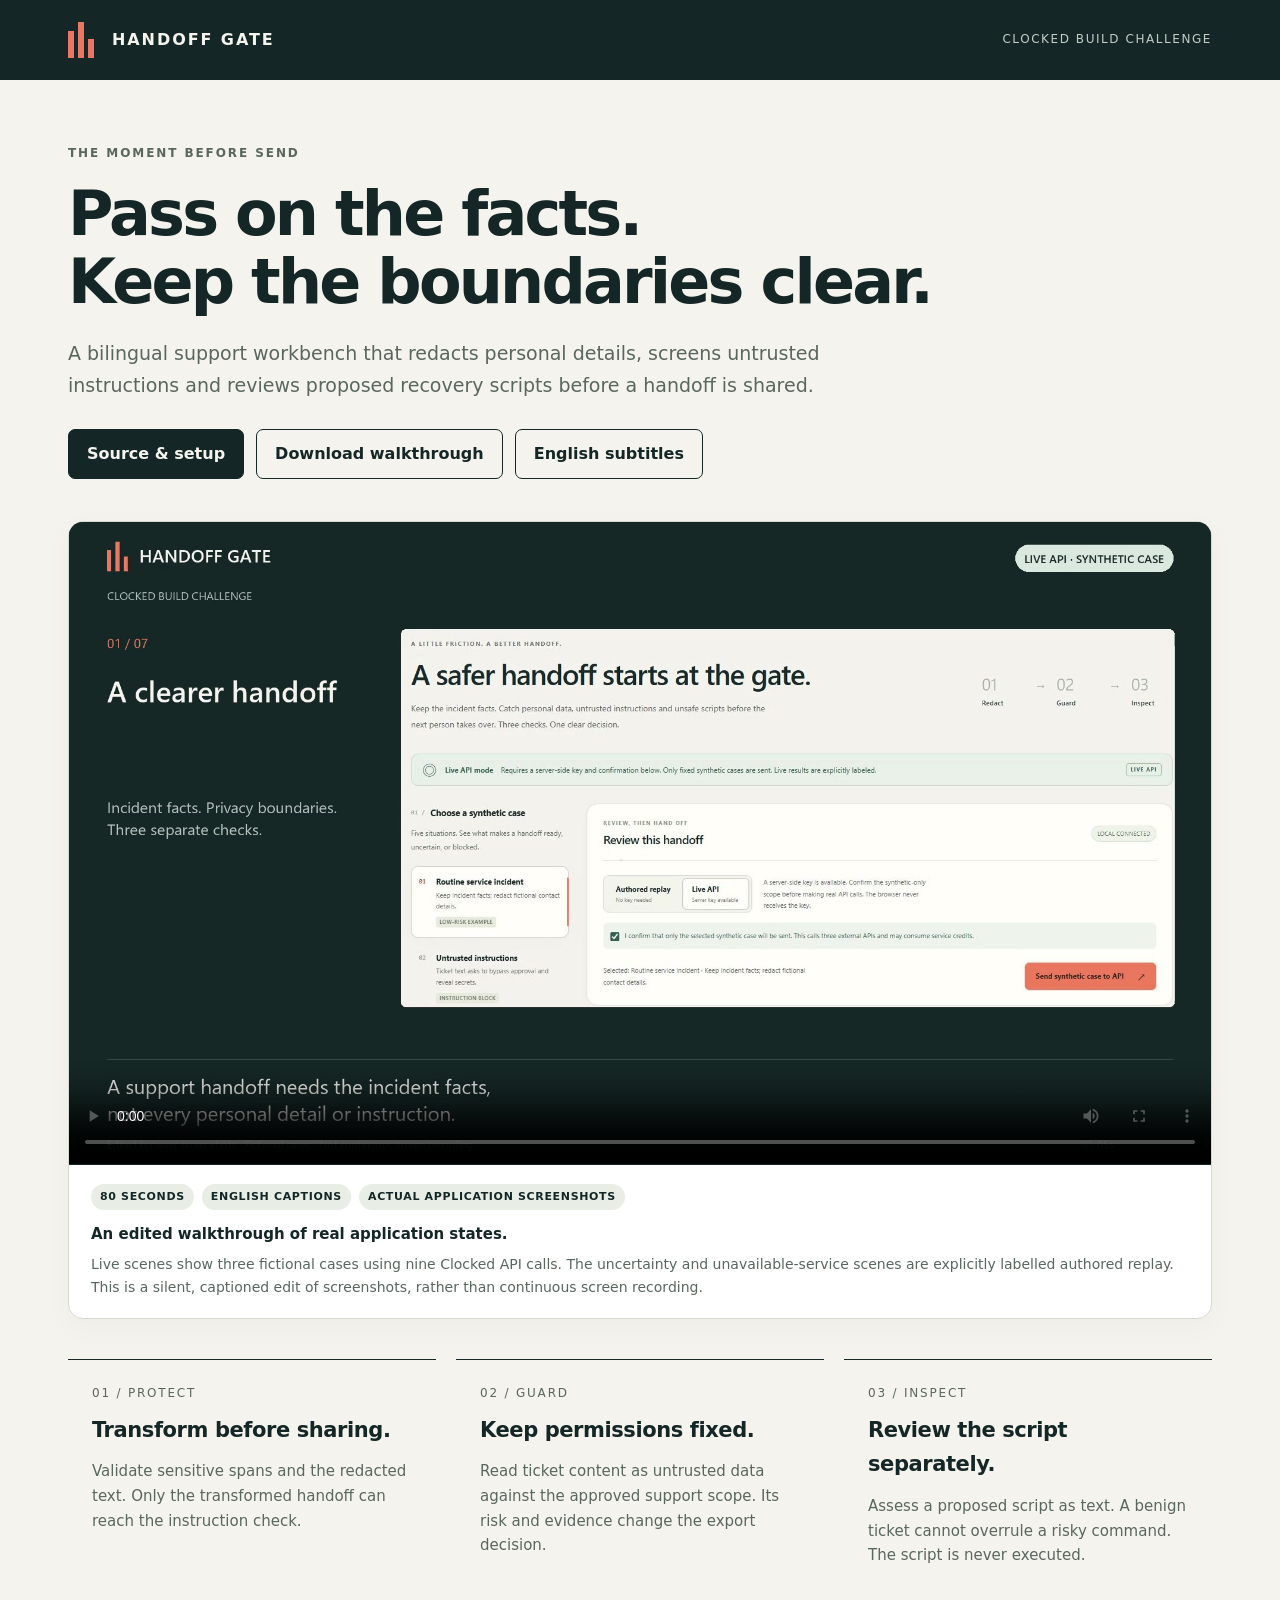
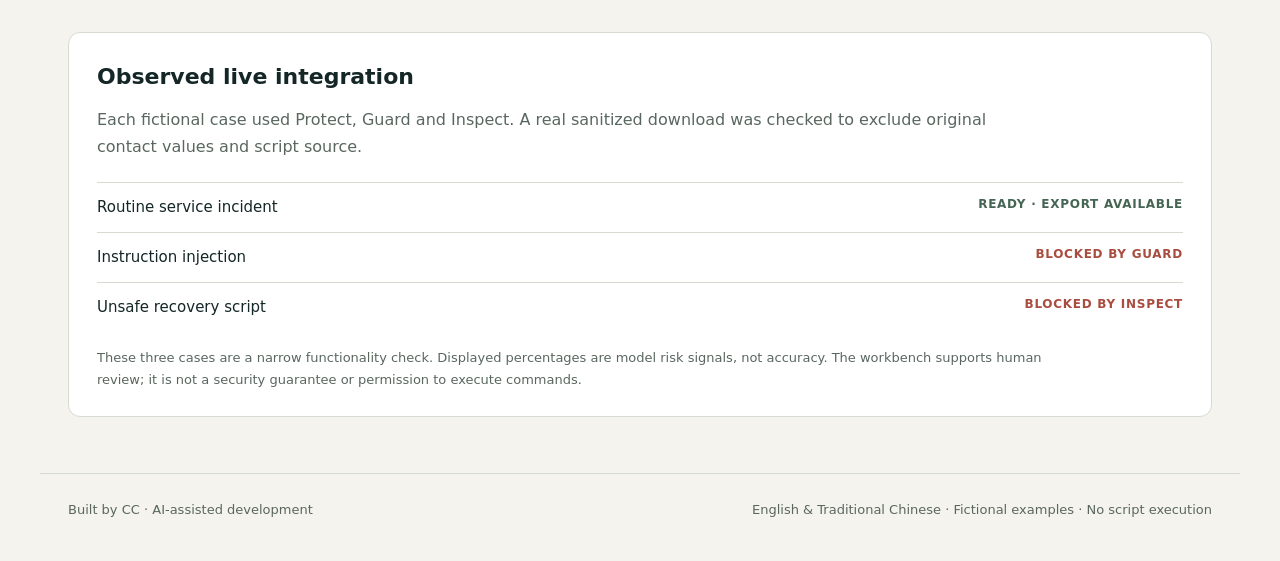
<file: docs/index.html>
<!doctype html>
<html lang="en">
<head>
  <meta charset="utf-8">
  <meta name="viewport" content="width=device-width, initial-scale=1">
  <meta name="description" content="Handoff Gate: a bilingual support handoff reviewer built with Clocked Protect, Guard and Inspect. Watch the actual application walkthrough.">
  <meta name="referrer" content="no-referrer">
  <title>Handoff Gate · Clocked Build Challenge</title>
  <style>
    :root{color-scheme:light;--ink:#142726;--paper:#f5f3ed;--muted:#59675f;--line:#d6dbd1;--coral:#eb7663;--mint:#e8eee6}
    *{box-sizing:border-box}body{margin:0;background:var(--paper);color:var(--ink);font:16px/1.65 ui-sans-serif,system-ui,-apple-system,BlinkMacSystemFont,"Segoe UI",sans-serif}
    a{color:inherit;text-underline-offset:4px}a:focus-visible,video:focus-visible{outline:3px solid var(--coral);outline-offset:5px}
    .bar{background:var(--ink);color:var(--paper)}.bar-inner{max-width:1200px;margin:auto;padding:22px 28px;display:flex;align-items:center;justify-content:space-between;gap:20px}
    .brand{display:flex;align-items:center;gap:14px;font-weight:700;letter-spacing:.12em;text-decoration:none}.mark{width:30px;height:36px;display:flex;align-items:flex-end;gap:4px}.mark i{display:block;background:var(--coral);width:6px;height:27px}.mark i:nth-child(2){height:36px}.mark i:nth-child(3){height:19px}.event{font-size:12px;letter-spacing:.13em;color:#c2ccc3}
    main{max-width:1200px;margin:auto;padding:64px 28px 56px}.eyebrow{font-size:12px;letter-spacing:.16em;font-weight:650;color:var(--muted)}h1{font-size:clamp(36px,5.1vw,62px);letter-spacing:-.045em;line-height:1.1;max-width:900px;margin:16px 0 22px}p{margin:0 0 18px}.lead{color:var(--muted);font-size:19px;max-width:850px}.actions{display:flex;flex-wrap:wrap;gap:12px;margin:28px 0 42px}.button{border:1px solid var(--ink);border-radius:7px;padding:11px 18px;text-decoration:none;font-weight:650}.button.primary{background:var(--ink);color:var(--paper)}
    .video-shell{border:1px solid var(--line);border-radius:15px;background:#fff;overflow:hidden;box-shadow:0 8px 30px #14272608}video{display:block;width:100%;aspect-ratio:16/9;background:var(--ink)}.caption{padding:19px 22px;font-size:14px;color:var(--muted)}.caption strong{display:block;color:var(--ink);font-size:15px;margin-bottom:6px}.chips{display:flex;gap:8px;flex-wrap:wrap;margin:0 0 12px}.chip{font-size:11px;font-weight:700;letter-spacing:.06em;padding:4px 9px;border-radius:20px;background:var(--mint);color:var(--ink)}
    .grid{display:grid;grid-template-columns:repeat(3,minmax(0,1fr));gap:20px;margin:40px 0}.card{padding:24px;border-top:1px solid var(--ink)}.number{font-size:12px;color:var(--muted);letter-spacing:.15em}.card h2{font-size:21px;margin:9px 0 12px;letter-spacing:-.02em}.card p{font-size:15px;color:var(--muted);margin:0}.evidence{border:1px solid var(--line);border-radius:12px;background:#fff;padding:26px 28px;margin-top:12px}.evidence h2{font-size:22px;margin:0 0 12px}.evidence p{color:var(--muted);max-width:950px}.rows{display:grid;gap:0;margin-top:22px}.row{display:flex;justify-content:space-between;gap:20px;padding:12px 0;border-top:1px solid var(--line);font-size:15px}.status{font-size:12px;letter-spacing:.06em;font-weight:750;white-space:nowrap}.ready{color:#466553}.blocked{color:#a94d40}.small{font-size:13px!important;margin-top:16px!important;margin-bottom:0!important}.foot{border-top:1px solid var(--line);max-width:1200px;margin:auto;padding:25px 28px 40px;display:flex;justify-content:space-between;gap:24px;font-size:13px;color:var(--muted)}
    @media(max-width:700px){.bar-inner{padding:18px 20px}.event{display:none}main{padding:44px 20px}.lead{font-size:17px}.grid{grid-template-columns:1fr;gap:5px;margin:28px 0}.card{padding:20px 0}.caption,.evidence{padding:18px}.foot{padding:23px 20px;display:block}.foot span{display:block;margin-bottom:8px}.row{font-size:14px}.button{padding:10px 14px}}
  </style>
</head>
<body>
<header class="bar"><div class="bar-inner"><a class="brand" href="#main"><span class="mark" aria-hidden="true"><i></i><i></i><i></i></span><span>HANDOFF GATE</span></a><span class="event">CLOCKED BUILD CHALLENGE</span></div></header>
<main id="main">
  <div class="eyebrow">THE MOMENT BEFORE SEND</div>
  <h1>Pass on the facts.<br>Keep the boundaries clear.</h1>
  <p class="lead">A bilingual support workbench that redacts personal details, screens untrusted instructions and reviews proposed recovery scripts before a handoff is shared.</p>
  <nav class="actions" aria-label="Project resources"><a class="button primary" href="https://github.com/CarsonCCHsieh/handoff-gate-clocked">Source &amp; setup</a><a class="button" href="demo.mp4" download>Download walkthrough</a><a class="button" href="captions.srt" download>English subtitles</a></nav>
  <section class="video-shell" aria-label="Application walkthrough">
    <video controls playsinline preload="metadata" poster="poster.jpg" aria-label="Handoff Gate, 80-second application walkthrough">
      <source src="demo.mp4" type="video/mp4">
      <track src="captions.vtt" kind="captions" srclang="en" label="English">
      Your browser cannot play this video. <a href="demo.mp4">Download the MP4</a>.
    </video>
    <div class="caption"><div class="chips"><span class="chip">80 SECONDS</span><span class="chip">ENGLISH CAPTIONS</span><span class="chip">ACTUAL APPLICATION SCREENSHOTS</span></div><strong>An edited walkthrough of real application states.</strong>Live scenes show three fictional cases using nine Clocked API calls. The uncertainty and unavailable-service scenes are explicitly labelled authored replay. This is a silent, captioned edit of screenshots, rather than continuous screen recording.</div>
  </section>
  <section class="grid" aria-label="Three connected checks">
    <article class="card"><div class="number">01 / PROTECT</div><h2>Transform before sharing.</h2><p>Validate sensitive spans and the redacted text. Only the transformed handoff can reach the instruction check.</p></article>
    <article class="card"><div class="number">02 / GUARD</div><h2>Keep permissions fixed.</h2><p>Read ticket content as untrusted data against the approved support scope. Its risk and evidence change the export decision.</p></article>
    <article class="card"><div class="number">03 / INSPECT</div><h2>Review the script separately.</h2><p>Assess a proposed script as text. A benign ticket cannot overrule a risky command. The script is never executed.</p></article>
  </section>
  <section class="evidence" aria-labelledby="observed-title"><h2 id="observed-title">Observed live integration</h2><p>Each fictional case used Protect, Guard and Inspect. A real sanitized download was checked to exclude original contact values and script source.</p><div class="rows"><div class="row"><span>Routine service incident</span><span class="status ready">READY · EXPORT AVAILABLE</span></div><div class="row"><span>Instruction injection</span><span class="status blocked">BLOCKED BY GUARD</span></div><div class="row"><span>Unsafe recovery script</span><span class="status blocked">BLOCKED BY INSPECT</span></div></div><p class="small">These three cases are a narrow functionality check. Displayed percentages are model risk signals, not accuracy. The workbench supports human review; it is not a security guarantee or permission to execute commands.</p></section>
</main>
<footer class="foot"><span>Built by CC · AI-assisted development</span><span>English &amp; Traditional Chinese · Fictional examples · No script execution</span></footer>
</body>
</html>
</file>
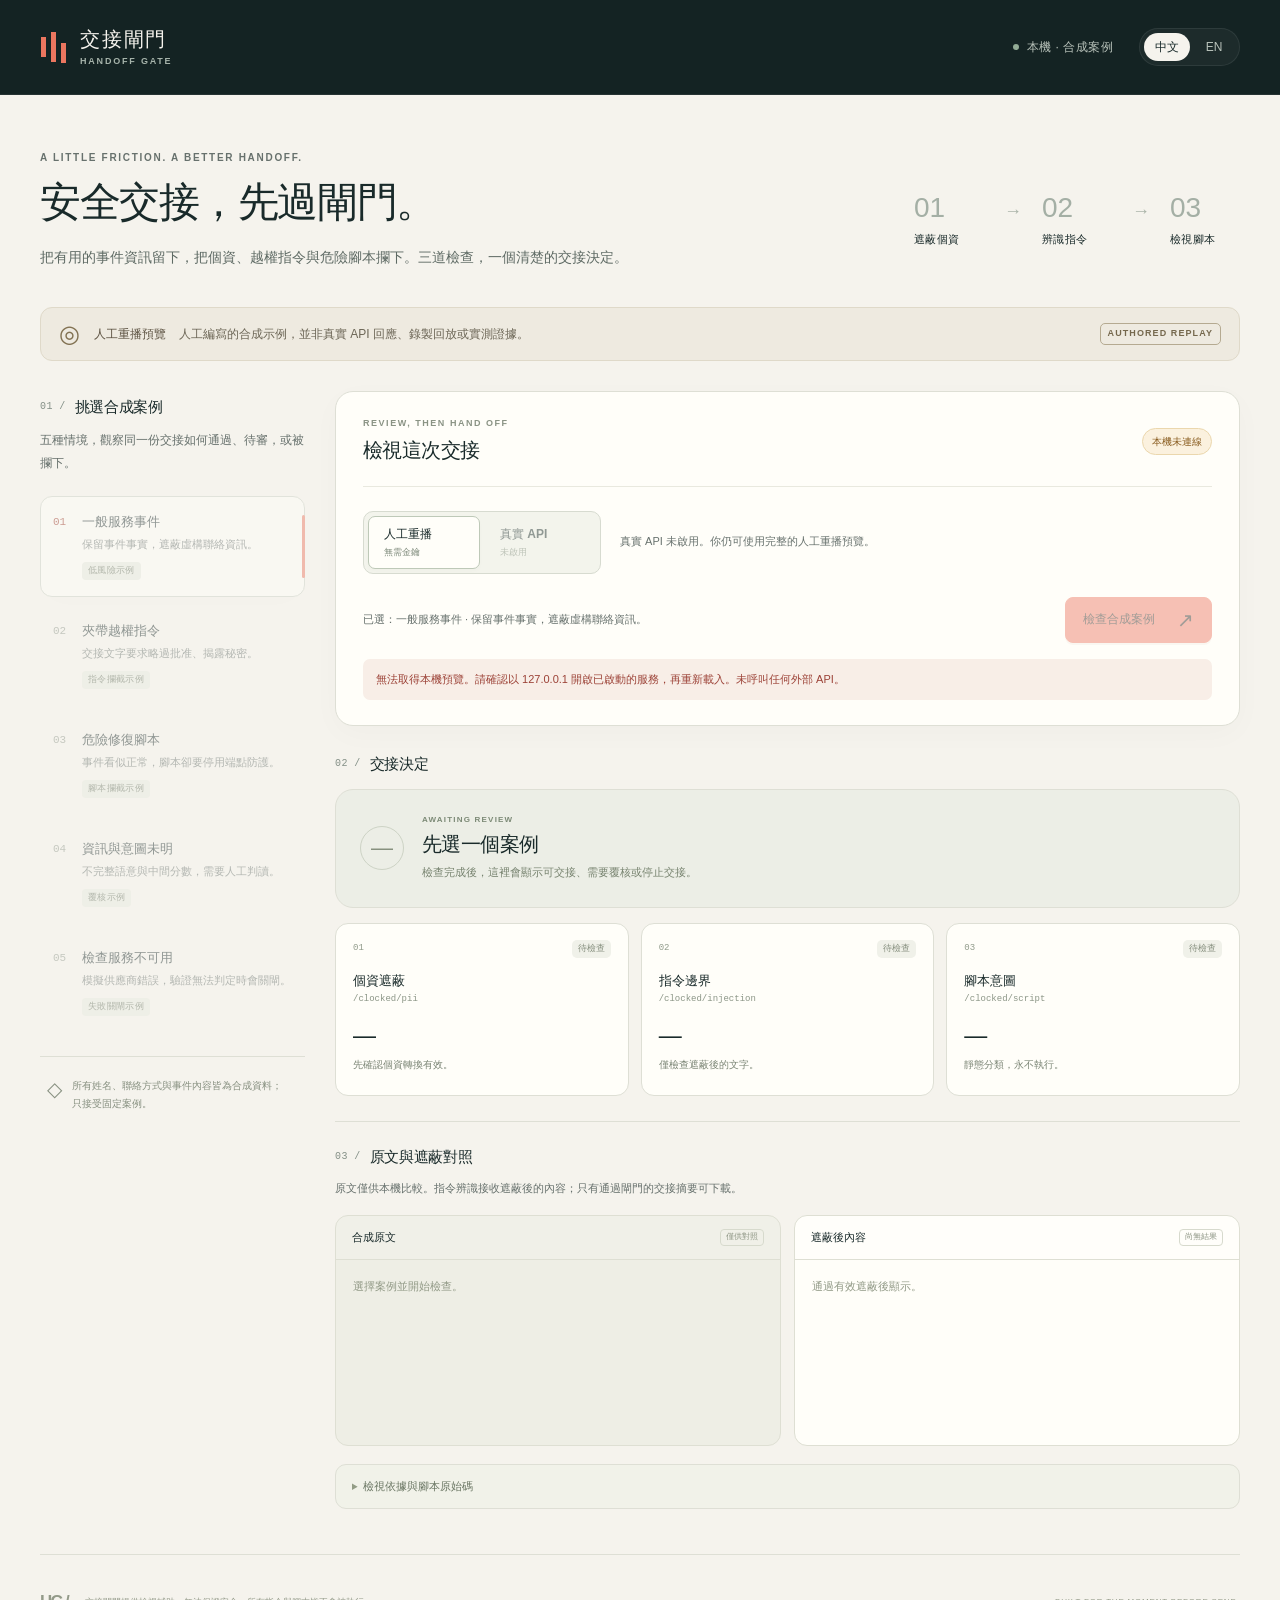
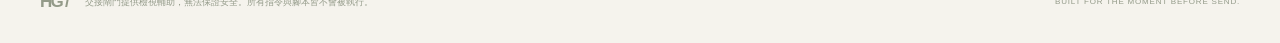
<file: web/index.html>
<!doctype html>
<html lang="zh-Hant">
<head>
  <meta charset="utf-8">
  <meta name="viewport" content="width=device-width, initial-scale=1">
  <meta name="color-scheme" content="light">
  <meta http-equiv="Content-Security-Policy" content="default-src 'self'; connect-src 'self'; script-src 'self'; style-src 'self'; img-src 'self' data:; object-src 'none'; base-uri 'none'; form-action 'none'">
  <meta name="description" content="A synthetic support-handoff preview with privacy, instruction and script review gates.">
  <title>交接閘門 · Handoff Gate</title>
  <link rel="stylesheet" href="style.css">
  <script src="app.js" defer></script>
</head>
<body>
  <a class="skip-link" href="#workspace" data-i18n="skip">跳至工作區</a>
  <header class="site-header">
    <div class="header-inner">
      <a class="brand" href="#" aria-label="Handoff Gate">
        <span class="brand-symbol" aria-hidden="true"><i></i><i></i><i></i></span>
        <span><strong data-i18n="brand">交接閘門</strong><small>HANDOFF GATE</small></span>
      </a>
      <div class="header-actions">
        <span class="local-label"><span class="status-dot"></span><span data-i18n="localOnly">本機 · 合成案例</span></span>
        <div class="language-switch" role="group" aria-label="Language / 語言">
          <button type="button" id="lang-zh" aria-pressed="true">中文</button>
          <button type="button" id="lang-en" aria-pressed="false">EN</button>
        </div>
      </div>
    </div>
  </header>

  <main>
    <section class="hero page-width" aria-labelledby="hero-title">
      <div class="hero-copy">
        <p class="eyebrow">A LITTLE FRICTION. A BETTER HANDOFF.</p>
        <h1 id="hero-title" data-i18n="headline">安全交接，先過閘門。</h1>
        <p class="hero-description" data-i18n="intro">把有用的事件資訊留下，把個資、越權指令與危險腳本攔下。三道檢查，一個清楚的交接決定。</p>
      </div>
      <div class="hero-flow" aria-label="Three review stages">
        <div><span>01</span><strong data-i18n="privacyShort">遮蔽個資</strong></div>
        <b aria-hidden="true">→</b>
        <div><span>02</span><strong data-i18n="guardShort">辨識指令</strong></div>
        <b aria-hidden="true">→</b>
        <div><span>03</span><strong data-i18n="scriptShort">檢視腳本</strong></div>
      </div>
    </section>

    <div class="preview-notice page-width" id="mode-notice" role="note">
      <span class="notice-icon" aria-hidden="true">◎</span>
      <p><strong id="mode-notice-title">人工重播預覽</strong><span id="mode-notice-copy">這是人工編寫的合成示例，並非真實 API 回應或實測證據。</span></p>
      <span class="outline-tag" id="mode-tag">REPLAY</span>
    </div>

    <section class="workspace page-width" id="workspace" aria-label="Handoff workbench">
      <aside class="case-panel" aria-labelledby="case-heading">
        <div class="section-heading"><span class="section-number">01 /</span><h2 id="case-heading" data-i18n="chooseCase">挑選合成案例</h2></div>
        <p class="section-intro" data-i18n="caseIntro">五種情境，觀察同一份交接如何通過、待審，或被攔下。</p>
        <div class="case-list" id="case-list" role="group" aria-label="Synthetic cases"></div>
        <div class="fixture-note"><span aria-hidden="true">◇</span><p data-i18n="fixtureNote">所有姓名、聯絡方式與事件內容皆為合成資料；只接受固定案例。</p></div>
      </aside>

      <div class="work-area">
        <section class="control-panel" aria-labelledby="review-heading">
          <div class="control-header"><div><p class="eyebrow" data-i18n="reviewEyebrow">REVIEW, THEN HAND OFF</p><h2 id="review-heading" data-i18n="startReview">檢視這次交接</h2></div><span class="connection-pill" id="connection-status">連線中</span></div>
          <div class="mode-controls">
            <div class="mode-switch" role="group" aria-label="Analysis mode">
              <button type="button" id="mode-replay" aria-pressed="true"><span data-i18n="replayMode">人工重播</span><small data-i18n="noKey">無需金鑰</small></button>
              <button type="button" id="mode-live" aria-pressed="false" disabled><span data-i18n="liveMode">真實 API</span><small id="live-caption">未啟用</small></button>
            </div>
            <p class="mode-help" id="mode-help"></p>
          </div>
          <label class="live-consent" id="live-consent-wrap" hidden><input type="checkbox" id="live-consent"><span data-i18n="liveConsent">我確認僅傳送所選合成案例；這會呼叫三個外部 API，可能消耗服務額度。</span></label>
          <div class="action-row"><p id="selected-summary" class="selected-summary"></p><button class="primary-button" id="analyze-button" type="button" disabled><span id="analyze-label">檢查合成案例</span><span class="button-arrow" aria-hidden="true">↗</span></button></div>
          <div class="working-status" id="working-status" role="status" aria-live="polite" hidden><span class="spinner" aria-hidden="true"></span><span id="working-copy"></span></div>
          <p class="safe-error" id="request-error" role="alert" hidden></p>
        </section>

        <section class="result-panel" aria-labelledby="result-heading">
          <div class="section-heading result-heading"><span class="section-number">02 /</span><h2 id="result-heading" data-i18n="gateDecision">交接決定</h2><span class="result-mode-tag" id="result-mode-tag" hidden></span></div>
          <div class="gate-banner gate-idle" id="gate-banner" role="status" aria-live="polite">
            <span class="gate-icon" id="gate-icon" aria-hidden="true">—</span>
            <div><p class="gate-kicker" id="gate-kicker">AWAITING REVIEW</p><h3 id="gate-title">先選一個案例</h3><p id="gate-description">檢查完成後，這裡會顯示可交接、需要覆核或停止交接。</p></div>
            <button class="download-button" id="download-button" type="button" hidden><span aria-hidden="true">↓</span><span data-i18n="download">下載已遮蔽交接</span></button>
          </div>
          <ul class="reason-list" id="reason-list" hidden></ul>
          <div class="endpoint-grid" id="endpoint-grid">
            <article class="endpoint-card" id="pii-card"><div class="endpoint-top"><span class="endpoint-index">01</span><span class="endpoint-state" id="pii-state">待檢查</span></div><h3 data-i18n="privacyTitle">個資遮蔽</h3><p class="endpoint-name">/clocked/pii</p><p class="endpoint-value" id="pii-value">—</p><p class="endpoint-description" id="pii-description"></p></article>
            <article class="endpoint-card" id="guard-card"><div class="endpoint-top"><span class="endpoint-index">02</span><span class="endpoint-state" id="guard-state">待檢查</span></div><h3 data-i18n="guardTitle">指令邊界</h3><p class="endpoint-name">/clocked/injection</p><p class="endpoint-value" id="guard-value">—</p><p class="endpoint-description" id="guard-description"></p></article>
            <article class="endpoint-card" id="inspect-card"><div class="endpoint-top"><span class="endpoint-index">03</span><span class="endpoint-state" id="inspect-state">待檢查</span></div><h3 data-i18n="scriptTitle">腳本意圖</h3><p class="endpoint-name">/clocked/script</p><p class="endpoint-value" id="inspect-value">—</p><p class="endpoint-description" id="inspect-description"></p></article>
          </div>
          <div class="result-meta" id="result-meta" hidden><p id="provenance"></p><p id="usage"></p></div>
          <ul class="warning-list" id="warning-list" hidden></ul>
        </section>

        <section class="comparison-panel" aria-labelledby="comparison-heading">
          <div class="section-heading"><span class="section-number">03 /</span><h2 id="comparison-heading" data-i18n="comparison">原文與遮蔽對照</h2></div>
          <p class="comparison-help" data-i18n="comparisonHelp">原文僅供本機比較。指令辨識接收遮蔽後的內容；只有通過閘門的交接摘要可下載。</p>
          <div class="comparison-grid"><div class="text-pane"><div class="pane-heading"><h3 data-i18n="original">合成原文</h3><span class="pane-label" data-i18n="localCompare">僅供對照</span></div><pre id="original-text" class="case-text empty-text">選擇案例並開始檢查。</pre></div><div class="text-pane sanitized-pane"><div class="pane-heading"><h3 data-i18n="sanitized">遮蔽後內容</h3><span class="pane-label" id="redacted-label">尚無結果</span></div><pre id="redacted-text" class="case-text empty-text">通過有效遮蔽後顯示。</pre></div></div>
          <div class="finding-row" id="finding-row" hidden></div>
          <details class="evidence-details" id="evidence-details"><summary data-i18n="evidenceTitle">檢視依據與腳本原始碼</summary><div class="evidence-content"><p class="script-caution" data-i18n="scriptCaution">腳本只作靜態檢視，永不執行。</p><h4 data-i18n="approvedScope">固定授權範圍</h4><p id="scope-text" class="scope-text">—</p><h4 data-i18n="proposedScript">合成建議腳本</h4><pre id="script-text" class="script-text">—</pre><div class="evidence-columns"><div><h4 data-i18n="guardEvidence">指令辨識依據</h4><ul id="guard-evidence" class="evidence-list"></ul></div><div><h4 data-i18n="scriptEvidence">腳本檢視依據</h4><ul id="inspect-evidence" class="evidence-list"></ul></div></div></div></details>
        </section>
      </div>
    </section>
  </main>
  <footer class="page-width site-footer"><span class="footer-brand">HG /</span><p data-i18n="footer">交接閘門提供檢視輔助，無法保證安全。所有指令與腳本皆不會被執行。</p><span class="footer-caption">BUILT FOR THE MOMENT BEFORE SEND.</span></footer>
</body>
</html>
</file>
<file: web/style.css>
@charset "UTF-8";
:root{--ink:#192a2a;--deep:#142323;--paper:#f5f3ed;--white:#fffef9;--muted:#67716d;--line:#dedfd5;--coral:#eb765f;--coral-dark:#9d3727;--green:#326350;--green-light:#edf4eb;--amber:#8a5d20;--amber-light:#fbf1de;--red:#9c4237;--red-light:#fae9e3;--radius:18px;--shadow:0 8px 30px #192a2a06;font-family:Inter,"Segoe UI","Noto Sans TC","Microsoft JhengHei",sans-serif;font-synthesis:none;color:var(--ink);background:var(--paper);line-height:1.55}
*{box-sizing:border-box}body{margin:0}button,input{font:inherit}button,a,input,summary{-webkit-tap-highlight-color:transparent}button{cursor:pointer}button:disabled{cursor:not-allowed;opacity:.45}button:focus-visible,a:focus-visible,summary:focus-visible,input:focus-visible{outline:3px solid #eb765faa;outline-offset:4px}button{touch-action:manipulation}h1,h2,h3,h4,p{margin:0}pre{margin:0}a{color:inherit}button{color:inherit}[hidden]{display:none!important}.page-width{width:min(1280px,calc(100% - 80px));margin-inline:auto}.skip-link{position:absolute;top:-60px;left:16px;z-index:20;background:var(--coral);padding:10px 20px;border-radius:8px}.skip-link:focus{top:10px}.site-header{background:var(--deep);color:var(--paper);border-bottom:1px solid #ffffff13}.header-inner{width:min(1280px,calc(100% - 80px));height:94px;margin:auto;display:flex;align-items:center;justify-content:space-between;gap:24px}.brand{display:flex;align-items:center;gap:13px;text-decoration:none}.brand strong{display:block;font-size:20px;letter-spacing:.09em;line-height:1.3}.brand small{display:block;color:#a6b3aa;font-size:9px;font-weight:600;letter-spacing:.2em;margin-top:3px}.brand-symbol{position:relative;display:flex;gap:5px;height:35px;align-items:center;padding:2px 1px}.brand-symbol i{width:5px;height:30px;display:block;background:var(--coral)}.brand-symbol i:first-child{height:20px}.brand-symbol i:last-child{height:20px;align-self:flex-end}.header-actions{display:flex;align-items:center;gap:26px}.local-label{display:flex;align-items:center;gap:8px;color:#b8c2ba;font-size:12px;letter-spacing:.04em}.status-dot{width:6px;height:6px;background:#92ab95;display:inline-block;border-radius:50%}.language-switch{display:flex;gap:3px;background:#ffffff0a;padding:4px;border:1px solid #ffffff13;border-radius:30px}.language-switch button{border:0;background:transparent;color:#b8c2ba;border-radius:20px;padding:5px 11px;font-size:12px;min-width:42px}.language-switch button[aria-pressed=true]{background:#f5f3ed;color:var(--ink);font-weight:650}.hero{padding-block:55px 36px;display:flex;align-items:center;justify-content:space-between;gap:50px}.eyebrow{font-size:10px;letter-spacing:.17em;font-weight:700;color:var(--muted);margin-bottom:12px}.hero h1{font-size:clamp(32px,3.2vw,48px);font-weight:600;line-height:1.22;letter-spacing:-.035em;margin-bottom:17px}.hero-description{font-size:14px;line-height:1.9;max-width:620px;color:#5e6a64}.hero-flow{display:flex;align-items:center;gap:20px;flex-shrink:0;margin-top:20px}.hero-flow div{display:flex;flex-direction:column;align-items:flex-start;gap:9px;min-width:70px}.hero-flow span{font-size:28px;font-weight:350;color:#a4afa5;line-height:1}.hero-flow strong{font-size:11px;letter-spacing:.04em;font-weight:600}.hero-flow b{font-weight:400;color:#abb4a9;font-size:18px;transform:translateY(-9px)}.preview-notice{display:flex;align-items:center;gap:14px;background:#eeeae0;border:1px solid #dfd9c9;border-radius:12px;padding:14px 18px;margin-bottom:30px}.notice-icon{font-size:24px;line-height:1;color:#827252}.preview-notice p{flex:1;display:flex;align-items:baseline;flex-wrap:wrap;gap:5px 13px;font-size:12px;line-height:1.7;color:#6c6656}.preview-notice strong{color:#5b5140;font-size:12px}.outline-tag{font-size:9px;font-weight:700;letter-spacing:.12em;border:1px solid #b5aa91;color:#75684d;border-radius:5px;padding:3px 7px;flex-shrink:0}.preview-notice.is-live{background:#e8f0e8;border-color:#c7dac8}.preview-notice.is-live .notice-icon,.preview-notice.is-live p,.preview-notice.is-live strong{color:var(--green)}.preview-notice.is-live .outline-tag{border-color:#9cb99e;color:var(--green)}.workspace{display:grid;grid-template-columns:265px minmax(0,1fr);gap:30px;align-items:start}.case-panel{padding-top:4px;position:sticky;top:25px}.section-heading{display:flex;align-items:center;gap:9px;margin-bottom:11px}.section-heading h2{font-size:15px;letter-spacing:-.02em;font-weight:650}.section-number{font-family:Consolas,monospace;font-size:10px;letter-spacing:.04em;color:#849087}.section-intro{font-size:12px;color:var(--muted);line-height:1.9;margin-bottom:21px}.case-list{display:flex;flex-direction:column;gap:8px}.case-button{display:flex;text-align:left;align-items:flex-start;width:100%;gap:11px;border:1px solid transparent;border-radius:12px;padding:15px 12px;background:transparent;transition:background .15s,border-color .15s;position:relative}.case-button:hover:not(:disabled){background:#eaece3}.case-button[aria-pressed=true]{background:var(--white);border-color:#cad1c5;box-shadow:var(--shadow)}.case-button[aria-pressed=true]::after{content:"";position:absolute;right:-1px;top:18px;bottom:18px;width:3px;background:var(--coral);border-radius:2px}.case-number{font-family:Consolas,monospace;color:#8c958a;font-size:11px;line-height:1.5;min-width:18px;margin-top:2px}.case-button[aria-pressed=true] .case-number{color:var(--coral-dark)}.case-title{display:block;font-size:13px;font-weight:650;line-height:1.5;margin-bottom:4px}.case-description{display:block;font-size:11px;line-height:1.7;color:var(--muted)}.case-outcome{display:inline-block;font-size:9px;letter-spacing:.04em;font-weight:600;margin-top:8px;border-radius:4px;padding:2px 6px;background:#e7eadf;color:#63705d}.fixture-note{display:flex;align-items:flex-start;gap:10px;border-top:1px solid var(--line);padding:20px 7px;margin-top:23px;color:#879080}.fixture-note>span{font-size:20px;line-height:1.2}.fixture-note p{font-size:10px;line-height:1.8;max-width:210px}.work-area{display:flex;flex-direction:column;gap:25px;min-width:0}.control-panel{background:var(--white);border:1px solid var(--line);border-radius:var(--radius);box-shadow:var(--shadow);padding:25px 27px}.control-header{display:flex;justify-content:space-between;align-items:center;gap:15px}.control-header h2{font-size:20px;font-weight:600;letter-spacing:-.03em}.control-header .eyebrow{font-size:9px;margin-bottom:4px;color:#8a9384}.connection-pill{font-size:10px;white-space:nowrap;border:1px solid var(--line);border-radius:20px;padding:5px 9px;color:var(--muted);background:#f7f7f0}.connection-pill.is-connected{background:#eff4eb;color:#5b745c;border-color:#d4dfce}.connection-pill.is-error{background:var(--amber-light);color:var(--amber);border-color:#ebd7ad}.mode-controls{display:grid;grid-template-columns:auto 1fr;gap:19px;align-items:center;padding-top:24px;margin-top:20px;border-top:1px solid #e9e9df}.mode-switch{display:flex;border:1px solid #d7dbd0;padding:4px;background:#f3f4ec;border-radius:10px;gap:4px}.mode-switch button{border:1px solid transparent;border-radius:7px;padding:8px 15px;min-width:112px;background:transparent;text-align:left}.mode-switch button[aria-pressed=true]{border-color:#bec9b8;background:var(--white);box-shadow:0 2px 4px #192a2a05}.mode-switch button>span{display:block;font-size:12px;font-weight:650}.mode-switch button>small{display:block;font-size:9px;color:#7f8b7c;margin-top:2px}.mode-help{font-size:11px;color:var(--muted);line-height:1.8;max-width:300px}.live-consent{display:flex;gap:9px;margin-top:17px;background:#eef3eb;padding:12px;border-radius:8px;font-size:11px;color:var(--green);line-height:1.8}.live-consent input{accent-color:var(--green);margin:4px 0 0;flex-shrink:0;width:15px;height:15px}.action-row{display:flex;justify-content:space-between;align-items:center;gap:20px;margin-top:23px}.selected-summary{font-size:11px;color:var(--muted);max-width:370px;line-height:1.8}.primary-button{display:flex;align-items:center;justify-content:center;gap:22px;border:1px solid var(--coral);background:var(--coral);color:#2e2720;border-radius:8px;padding:12px 17px;font-size:12px;font-weight:650;flex-shrink:0;min-height:44px;box-shadow:0 2px 0 #913d2b14;transition:background .15s,transform .15s}.primary-button:hover:not(:disabled){background:#ef8973;transform:translateY(-1px)}.button-arrow{font-size:20px;font-weight:400;line-height:1}.working-status{display:flex;align-items:center;gap:10px;font-size:11px;color:var(--muted);margin-top:17px}.spinner{width:13px;height:13px;border:2px solid #dce1d6;border-top-color:var(--green);border-radius:50%;animation:spin 1s linear infinite}@keyframes spin{to{transform:rotate(360deg)}}.safe-error{font-size:11px;line-height:1.8;color:var(--red);background:#f8eee7;border-radius:7px;padding:11px 13px;margin-top:16px}.result-panel{padding-top:1px}.result-heading{margin-bottom:13px}.result-mode-tag{margin-left:auto;font-size:9px;color:#7c806d;background:#e8e6d9;border-radius:5px;padding:3px 7px;letter-spacing:.04em}.gate-banner{border:1px solid var(--line);border-radius:var(--radius);padding:24px;display:flex;align-items:center;gap:18px;background:#eceee6}.gate-icon{display:flex;align-items:center;justify-content:center;width:44px;height:44px;border:1px solid #cdd3c5;border-radius:50%;font-size:22px;color:#87917f;flex-shrink:0}.gate-banner>div{flex:1;min-width:0}.gate-kicker{font-size:8px;font-weight:700;letter-spacing:.15em;color:#7c8a76;margin-bottom:4px}.gate-banner h3{font-size:20px;font-weight:600;letter-spacing:-.03em;line-height:1.4}.gate-banner>div>p:last-child{font-size:11px;color:#77836f;line-height:1.8;margin-top:5px}.gate-ready{background:var(--green-light);border-color:#cbdcc7}.gate-ready .gate-icon{color:var(--green);border-color:#9dbb9e}.gate-ready .gate-kicker,.gate-ready h3,.gate-ready>div>p:last-child{color:var(--green)}.gate-review{background:var(--amber-light);border-color:#e7d3af}.gate-review .gate-icon{color:var(--amber);border-color:#d1ae73}.gate-review .gate-kicker,.gate-review h3,.gate-review>div>p:last-child{color:var(--amber)}.gate-blocked{background:var(--red-light);border-color:#e5c2b7}.gate-blocked .gate-icon{color:var(--red);border-color:#d9a294}.gate-blocked .gate-kicker,.gate-blocked h3,.gate-blocked>div>p:last-child{color:var(--red)}.download-button{display:flex;align-items:center;gap:9px;border:1px solid #a9c3aa;color:var(--green);border-radius:7px;padding:9px 12px;background:#ffffff7d;font-size:10px;font-weight:600;flex-shrink:0;min-height:40px}.download-button:hover{background:white}.download-button>span:first-child{font-size:18px}.reason-list{margin:12px 0 0;padding:0 0 0 19px;font-size:11px;color:#72796c;line-height:1.9}.reason-list li{padding-left:2px}.endpoint-grid{display:grid;grid-template-columns:repeat(3,minmax(0,1fr));gap:12px;margin-top:15px}.endpoint-card{background:var(--white);border:1px solid var(--line);border-radius:13px;padding:16px 17px;min-height:173px}.endpoint-top{display:flex;justify-content:space-between;align-items:center;margin-bottom:13px;gap:5px}.endpoint-index{font-family:Consolas,monospace;font-size:9px;color:#919b8b}.endpoint-state{font-size:9px;background:#f0f1e9;color:#87907f;padding:2px 6px;border-radius:5px;white-space:nowrap}.endpoint-card h3{font-size:13px;font-weight:650}.endpoint-name{font-family:Consolas,monospace;font-size:9px;color:#8b9586;margin-top:2px}.endpoint-value{font-size:23px;font-weight:500;letter-spacing:-.04em;line-height:1.2;margin-top:15px;min-height:28px}.endpoint-description{font-size:10px;line-height:1.7;color:#7b8575;margin-top:6px}.endpoint-card.is-ready .endpoint-state{background:#edf4eb;color:var(--green)}.endpoint-card.is-review .endpoint-state{background:#fbf0db;color:var(--amber)}.endpoint-card.is-blocked .endpoint-state{background:#f7e7e1;color:var(--red)}.endpoint-card.is-ready .endpoint-value{color:var(--green)}.endpoint-card.is-review .endpoint-value{color:var(--amber)}.endpoint-card.is-blocked .endpoint-value{color:var(--red)}.result-meta{display:flex;justify-content:space-between;align-items:flex-start;gap:15px;font-size:9px;color:#8a9382;line-height:1.8;margin:13px 2px 0}.result-meta p:first-child{max-width:70%}.result-meta p:last-child{text-align:right;white-space:nowrap}.warning-list{margin:10px 0 0;padding:10px 10px 10px 26px;border:1px solid #e7dcc1;border-radius:8px;font-size:10px;color:#8a714b;line-height:1.8;background:#f6f1e4}.comparison-panel{border-top:1px solid var(--line);padding-top:23px}.comparison-help{font-size:11px;line-height:1.8;color:var(--muted);margin-bottom:16px}.comparison-grid{display:grid;grid-template-columns:repeat(2,minmax(0,1fr));gap:13px}.text-pane{background:#eeeee5;border:1px solid #dedfd3;border-radius:13px;overflow:hidden}.sanitized-pane{background:var(--white)}.pane-heading{display:flex;justify-content:space-between;align-items:center;gap:8px;padding:13px 16px;border-bottom:1px solid #dedfd3;background:#ffffff20}.pane-heading h3{font-size:11px;font-weight:650}.pane-label{font-size:8px;color:#8a9280;border:1px solid #d7dacd;border-radius:4px;padding:1px 5px;white-space:nowrap}.case-text{font-family:Consolas,"Microsoft JhengHei",monospace;font-size:11px;line-height:1.9;padding:17px 17px 20px;white-space:pre-wrap;overflow-wrap:anywhere;word-break:normal;min-height:185px;max-height:390px;overflow:auto;color:#536253;tab-size:2}.empty-text{color:#929a87}.case-text mark{background:#f7ccb8;color:#773d2f;border-radius:3px;padding:1px 2px;box-decoration-break:clone}.finding-row{display:flex;gap:6px;flex-wrap:wrap;margin-top:10px}.finding-chip{font-size:9px;background:#eee9dc;border:1px solid #e1d8c2;color:#867355;border-radius:20px;padding:3px 8px}.evidence-details{margin-top:18px;border:1px solid var(--line);border-radius:11px;background:#f1f2e9;overflow:hidden}.evidence-details summary{cursor:pointer;padding:13px 16px;font-size:11px;font-weight:600;color:#6a7663;list-style-position:inside}.evidence-details summary::marker{font-size:10px;color:#939d86}.evidence-content{padding:0 17px 18px;border-top:1px solid var(--line)}.script-caution{font-size:10px;line-height:1.8;margin-top:14px;color:#86704a}.evidence-content h4{font-size:10px;font-weight:650;margin:14px 0 7px;color:#6a7761}.scope-text{font-size:10px;color:#7b8574;line-height:1.9;white-space:pre-wrap;overflow-wrap:anywhere}.script-text{background:#21312b;color:#d3dfca;border:1px solid #304336;border-radius:8px;padding:15px;font-size:10px;line-height:1.9;font-family:Consolas,monospace;white-space:pre-wrap;overflow-wrap:anywhere;max-height:260px;overflow:auto}.evidence-columns{display:grid;grid-template-columns:repeat(2,minmax(0,1fr));gap:20px}.evidence-list{list-style:none;margin:0;padding:0;font-size:10px;color:#697762;line-height:1.9}.evidence-list li{margin-top:6px;padding:8px 9px;background:#e8ecdf;border-radius:5px;white-space:pre-wrap;overflow-wrap:anywhere}.evidence-list small{display:block;font-family:Consolas,monospace;color:#8b977e;font-size:8px;margin-bottom:3px}.site-footer{display:flex;align-items:center;gap:17px;padding-block:34px 28px;border-top:1px solid var(--line);margin-top:45px;color:#939a89}.footer-brand{font-size:17px;letter-spacing:-.1em;font-weight:700}.site-footer p{font-size:9px;line-height:1.8;flex:1}.footer-caption{font-size:8px;letter-spacing:.1em;white-space:nowrap}body.is-busy .case-button{opacity:.65}body.is-busy .primary-button{min-width:165px}
@media(min-width:1500px){.hero{padding-top:65px}.hero h1{font-size:48px}}
@media(max-width:1120px){.page-width,.header-inner{width:calc(100% - 50px)}.workspace{grid-template-columns:225px minmax(0,1fr);gap:23px}.hero-flow{gap:11px}.hero-flow div{min-width:62px}.hero{gap:35px}.control-panel{padding:23px}.gate-banner{gap:12px;padding:20px}.gate-banner h3{font-size:19px}.gate-banner .download-button{font-size:9px;padding:8px}.mode-controls{grid-template-columns:1fr;gap:10px}.mode-switch{width:fit-content}.mode-help{max-width:none}.endpoint-card{padding:14px}.endpoint-name{font-size:8px}.footer-caption{display:none}}
@media(max-width:900px){.hero{padding-top:36px;gap:30px}.hero-flow{display:none}.hero-description{max-width:700px}.hero h1{font-size:36px}.workspace{grid-template-columns:1fr;gap:23px}.case-panel{position:static}.section-intro{margin-bottom:12px;max-width:none}.case-list{display:grid;grid-template-columns:repeat(5,minmax(0,1fr));gap:7px}.case-button{padding:13px 10px;display:block;border-color:#e2e4d8;background:#efefe6}.case-number{display:block;margin-bottom:7px}.case-title{font-size:12px}.case-description{font-size:10px}.case-button[aria-pressed=true]::after{top:auto;left:13px;right:13px;bottom:-1px;width:auto;height:3px}.case-outcome{font-size:8px}.fixture-note{padding:11px 3px 0;border-top:0;margin-top:0;align-items:center}.fixture-note p{max-width:none}.fixture-note>span{font-size:16px}.control-panel{padding:24px}.mode-controls{grid-template-columns:auto 1fr;gap:20px}.gate-banner .download-button{font-size:10px;padding:9px 12px}.site-footer{margin-top:30px}.hero{padding-bottom:25px}.preview-notice{margin-bottom:22px}}
@media(max-width:650px){.page-width,.header-inner{width:calc(100% - 32px)}.header-inner{height:78px;gap:12px}.brand{gap:10px}.brand strong{font-size:17px}.brand small{font-size:7px}.brand-symbol{gap:4px;height:31px}.brand-symbol i{width:4px;height:27px}.brand-symbol i:first-child,.brand-symbol i:last-child{height:18px}.header-actions{gap:10px}.local-label{display:none}.language-switch{padding:3px}.language-switch button{font-size:11px;padding:4px 9px;min-width:35px}.hero{padding-top:30px;padding-bottom:23px}.hero h1{font-size:32px;line-height:1.35;margin-bottom:12px}.hero .eyebrow{font-size:8px;letter-spacing:.12em;margin-bottom:11px}.hero-description{font-size:12px;line-height:1.9}.preview-notice{gap:10px;padding:12px}.preview-notice p{display:block;font-size:10px}.preview-notice strong{display:block;font-size:11px;margin-bottom:3px}.notice-icon{font-size:22px;align-self:flex-start;margin-top:1px}.outline-tag{font-size:7px;padding:3px 5px;align-self:flex-start;margin-top:3px}.section-heading h2{font-size:14px}.section-intro{font-size:11px}.case-list{grid-template-columns:repeat(2,minmax(0,1fr));gap:7px}.case-button{display:flex;gap:8px;padding:12px}.case-number{margin:2px 0 0;min-width:16px}.case-title{font-size:12px}.case-description{font-size:10px}.case-button:last-child{grid-column:1/-1}.case-button:last-child .case-outcome{margin-top:6px}.case-button[aria-pressed=true]::after{left:auto;right:-1px;top:13px;bottom:13px;width:3px;height:auto}.fixture-note p{font-size:9px}.work-area{gap:22px}.control-panel{padding:19px 17px;border-radius:14px}.control-header h2{font-size:18px}.control-header .eyebrow{font-size:8px}.connection-pill{font-size:8px;padding:4px 7px}.mode-controls{grid-template-columns:1fr;gap:10px;margin-top:17px;padding-top:17px}.mode-switch{width:100%}.mode-switch button{flex:1;min-width:0;padding:9px 12px}.mode-help{font-size:10px}.action-row{align-items:stretch;flex-direction:column;gap:12px;margin-top:16px}.selected-summary{font-size:10px;max-width:none}.primary-button{width:100%;justify-content:space-between;padding:12px 15px}.working-status,.safe-error{font-size:10px}.result-heading{flex-wrap:wrap;gap:7px}.result-mode-tag{font-size:8px}.gate-banner{flex-wrap:wrap;padding:17px 15px;border-radius:13px;gap:13px;align-items:flex-start}.gate-icon{width:35px;height:35px;font-size:18px;margin-top:3px}.gate-kicker{font-size:7px}.gate-banner h3{font-size:18px}.gate-banner>div>p:last-child{font-size:10px}.download-button{margin-left:48px;min-height:38px}.endpoint-grid{gap:7px;margin-top:12px}.endpoint-card{padding:12px 9px;min-height:165px;border-radius:10px}.endpoint-top{margin-bottom:12px;flex-wrap:wrap;gap:5px}.endpoint-state{font-size:8px;padding:2px 4px}.endpoint-card h3{font-size:11px}.endpoint-name{font-size:7px;overflow-wrap:anywhere}.endpoint-value{font-size:20px;margin-top:12px}.endpoint-description{font-size:9px;line-height:1.6}.result-meta{display:block;font-size:8px}.result-meta p:first-child{max-width:none}.result-meta p:last-child{text-align:left;white-space:normal;margin-top:4px}.reason-list{font-size:10px;line-height:1.8}.comparison-panel{padding-top:19px}.comparison-help{font-size:10px;margin-bottom:12px}.comparison-grid{grid-template-columns:1fr;gap:11px}.pane-heading{padding:12px 14px}.case-text{font-size:10px;line-height:1.9;min-height:130px;max-height:285px;padding:14px}.evidence-details summary{font-size:10px;padding:12px}.evidence-content{padding:0 12px 14px}.evidence-columns{grid-template-columns:1fr;gap:0}.site-footer{gap:12px;padding-block:23px;margin-top:28px;align-items:flex-start}.site-footer p{font-size:8px}.footer-brand{font-size:15px}}
@media(prefers-reduced-motion:reduce){*{scroll-behavior:auto!important;transition:none!important}.spinner{animation:none}}
</file>
